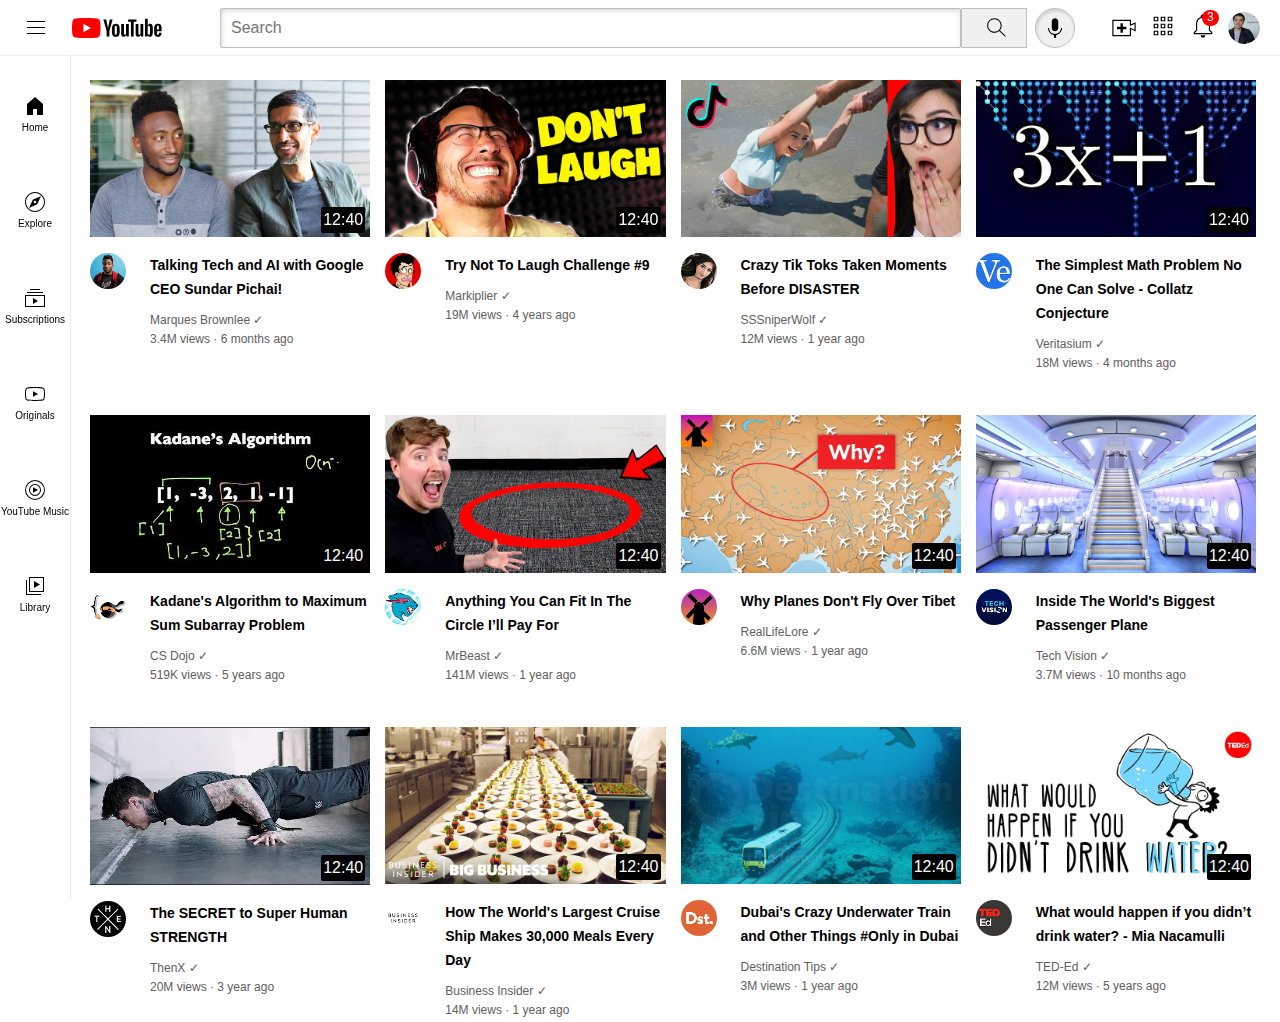
<file: index.html>
<!DOCTYPE html>
<html lang="en">
<head>
    <meta charset="UTF-8">
    <meta name="viewport" content="width=device-width, initial-scale=1.0">
    <title>project youtube clone</title>
    
    <link rel="stylesheet" href="/styles/styles.css">
    <link rel="stylesheet" href="/styles/header.css">
    <link rel="stylesheet" href="/styles/general.css ">
    <link rel="stylesheet" href="/styles/sidebar.css ">

    
</head>
<body>
   
<header class="header">
        <div class="left-section">
                    <img class="hamburger-menu" src="icons/hamburger-menu.svg"/>
                    <img class="youtube-logo" src="icons/youtube-logo.svg"/>
                </div>
                <div class="middle-section">
                    <input type="text" class="search-bar" placeholder="Search"/>
                    <button class="search-button tooltip-container">
                        <img class="search-icon" src="/icons/search-icon.svg"/>
                        <div class="tooltip">Search</div>
                    </button>
                    <button class="voice-search tooltip-container">
                        <img src="/icons/voice-search-icon.svg"/>
                        <div class="tooltip">Search with your voice</div> 
                    </button>
                </div>
                <div class="right-section tooltip-container">
                    <div class="upload-icon ">
                        <img class="icon" src="/icons/upload.svg"/>
                        <div class="tooltip">Create</div> 
                    </div>
                    <div class="youtube-apps tooltip-container">
                        <img class="icon" src="/icons/youtube-apps.svg"/>
                        <div class="tooltip">YouTube apps</div> 
                    </div>
                    <div class="notifications-icon-container tooltip-container">
                            <img class="icon" src="/icons/notifications.svg"/>
                            <div class="notification-count">3</div>
                        <div class="tooltip">Notifications</div>
                    </div>
                    <div class="my-channel  tooltip-container">
                        <img class="my-channel" src="/icons/my-channel.jpeg"/>
                        <div class="tooltip">My Profile</div>
                    </div>
                </div>
</header>

<nav class="sidebar">
    <div class="sidebar-link">
        <img src="/sidebar-icons/home.svg"/>
        <div>Home</div>
    </div>
    <div class="sidebar-link">
        <img src="/sidebar-icons/explore.svg"/>
        <div>Explore</div>
    </div>
    <div class="sidebar-link">
        <img src="/sidebar-icons/subscriptions.svg"/>
        <div>Subscriptions</div>
    </div>
    <div class="sidebar-link">
        <img src="/sidebar-icons/originals.svg"/>
        <div>Originals</div>
    </div>
    <div class="sidebar-link">
        <img src="/sidebar-icons/youtube-music.svg"/>
        <div>YouTube Music</div>
    </div>
    <div class="sidebar-link">
        <img src="/sidebar-icons/library.svg"/>
        <div>Library</div>
    </div>
</nav>

<div class="video-grid">

    <div class="video-preview">
        <div class="thumbnail-row">
            <img src="/thumbnail/thumbnail-1.webp" class="thumbnail" alt="Talking Tech and AI with Google CEO Sundar Pichai!">
            <div class="video-time">12:40</div>
        </div>
        
    
        <div class="video-info-grid">
            <div class="channel-picture">
                <img  class="profile-picture"   src="/channel-picture/channel-1.jpeg">
                
            </div>
            <div class="video-info">
                <p class="video-title">Talking Tech and AI with Google CEO Sundar Pichai!</p>
        
                <p class="video-author">Marques Brownlee &#10003;</p>
            
                <p class="video-stats"> 3.4M views &#183; 6 months ago </p>
            </div>  
        </div>
    </div>
    
    <!-- div 2 -->
    <div class="video-preview">
        <div class="thumbnail-row">
            <img src="/thumbnail/thumbnail-2.webp" class="thumbnail" alt="Try Not To Laugh Challenge #9">
            <div class="video-time">12:40</div>
        </div>
        
        
        <div class="video-info-grid">
            <div class="channel-picture">
                <img class="profile-picture"     src="/channel-picture/channel-2.jpeg">
                
            </div>
            <div class="video-info">
                
                <p class="video-title">Try Not To Laugh Challenge #9</p>
            
                <p class="video-author">Markiplier &#10003;</p>
    
                <p class="video-stats"> 19M views &#183; 4 years ago </p>
            </div>
            
        </div>
        
    </div>
    
    <!-- div 3 -->
    <div class="video-preview">
        <div class="thumbnail-row">
            <img src="/thumbnail/thumbnail-3.webp" class="thumbnail" alt="Try Not To Laugh Challenge #9">
        </div>
        
        
        <div class="video-info-grid">
            <div class="channel-picture">
                <img class="profile-picture"     src="/channel-picture/channel-3.jpeg">
            </div>
            <div class="video-info">
                
                <p class="video-title">Crazy Tik Toks Taken Moments Before DISASTER</p>
            
                <p class="video-author">SSSniperWolf &#10003;</p>
    
                <p class="video-stats"> 12M views &#183; 1 year ago  </p>
            </div>
            
        </div>
        
    </div>
    
    <!-- div 4 -->
    <div class="video-preview">
        <div class="thumbnail-row">
            <img src="/thumbnail/thumbnail-4.webp" class="thumbnail" alt="Try Not To Laugh Challenge #9">
            <div class="video-time">12:40</div>
        </div>
        
        
        <div class="video-info-grid">
            <div class="channel-picture">
                <img class="profile-picture"     src="/channel-picture/channel-4.jpeg">
            </div>
            <div class="video-info">
                
                <p class="video-title">The Simplest Math Problem No One Can Solve - Collatz Conjecture</p>
            
                <p class="video-author">Veritasium &#10003;</p>
    
                <p class="video-stats"> 18M views &#183; 4 months ago </p>
            </div>
            
        </div>
        
    </div>
    
    <!-- div 5 -->
    <div class="video-preview">
        <div class="thumbnail-row">
            <img src="/thumbnail/thumbnail-5.webp" class="thumbnail" alt="Try Not To Laugh Challenge #9">
            <div class="video-time">12:40</div>
        </div>
        
        
        <div class="video-info-grid">
            <div class="channel-picture">
                <img class="profile-picture"     src="/channel-picture/channel-5.jpeg">
            </div>
            <div class="video-info">
                
                <p class="video-title">Kadane's Algorithm to Maximum Sum Subarray Problem</p>
            
                <p class="video-author">CS Dojo &#10003;</p>
    
                <p class="video-stats"> 519K views &#183; 5 years ago </p>
            </div>
            
        </div>
        
    </div>
    
    <!-- div 6 -->
    <div class="video-preview">
        <div class="thumbnail-row">
            <img src="/thumbnail/thumbnail-6.webp" class="thumbnail" alt="Try Not To Laugh Challenge #9">
            <div class="video-time">12:40</div>
        </div>
        
        
        <div class="video-info-grid">
            <div class="channel-picture">
                <img class="profile-picture"     src="/channel-picture/channel-6.jpeg">
            </div>
            <div class="video-info">
                
                <p class="video-title">Anything You Can Fit In The Circle I’ll Pay For</p>
            
                <p class="video-author">MrBeast &#10003;</p>
    
                <p class="video-stats"> 141M views &#183; 1 year ago </p>
            </div>
            
        </div>
        
    </div>
    
    <!-- div 7 -->
    <div class="video-preview">
        <div class="thumbnail-row">
            <img src="/thumbnail/thumbnail-7.webp" class="thumbnail" alt="Try Not To Laugh Challenge #9">
            <div class="video-time">12:40</div>
        </div>
        
        
        <div class="video-info-grid">
            <div class="channel-picture">
                <img class="profile-picture"   src="/channel-picture/channel-7.jpeg">
            </div>
            <div class="video-info">
                
                <p class="video-title">Why Planes Don't Fly Over Tibet</p>
            
                <p class="video-author">RealLifeLore &#10003;</p>
    
                <p class="video-stats"> 6.6M views &#183; 1 year ago</p>
            </div>
            
        </div>
        
    </div>
    
    <!-- div 8 -->
    <div class="video-preview">
        <div class="thumbnail-row">
            <img src="/thumbnail/thumbnail-8.webp" class="thumbnail" alt="Try Not To Laugh Challenge #9">
            <div class="video-time">12:40</div>
        </div>
        
        
        <div class="video-info-grid">
            <div class="channel-picture">
                <img class="profile-picture"     src="/channel-picture/channel-8.jpeg">
            </div>
            <div class="video-info">
                
                <p class="video-title">Inside The World's Biggest Passenger Plane</p>
            
                <p class="video-author">Tech Vision &#10003;</p>
    
                <p class="video-stats"> 3.7M views  &#183; 10 months ago </p>
            </div>
            
        </div>
        
    </div>
    
    <!-- div 9 -->
    <div class="video-preview">
        <div class="thumbnail-row">
            <img src="/thumbnail/thumbnail-9.webp" class="thumbnail" alt="Try Not To Laugh Challenge #9">
            <div class="video-time">12:40</div>
        </div>
        
        
        <div class="video-info-grid">
            <div class="channel-picture">
                <img class="profile-picture"     src="/channel-picture/channel-9.jpeg">
            </div>
            <div class="video-info">
                
                <p class="video-title">The SECRET to Super Human STRENGTH</p>
            
                <p class="video-author">ThenX &#10003;</p>
    
                <p class="video-stats"> 20M views &#183; 3 year ago </p>
            </div>
            
        </div>
        
    </div>
    
    <!-- div 10 -->
    <div class="video-preview">
        <div class="thumbnail-row">
            <img src="/thumbnail/thumbnail-10.webp" class="thumbnail" alt="Try Not To Laugh Challenge #9">
            <div class="video-time">12:40</div>
        </div>
        
        
        <div class="video-info-grid">
            <div class="channel-picture">
                <img class="profile-picture"     src="/channel-picture/channel-10.jpeg">
            </div>
            <div class="video-info">
                
                <p class="video-title">How The World's Largest Cruise Ship Makes 30,000 Meals Every Day</p>
            
                <p class="video-author">Business Insider &#10003;</p>
    
                <p class="video-stats"> 14M views &#183; 1 year ago </p>
            </div>
            
        </div>
        
    </div>
    
    <!-- div 11 -->
    <div class="video-preview">
        <div class="thumbnail-row">
            <img src="/thumbnail/thumbnail-11.webp" class="thumbnail" alt="Try Not To Laugh Challenge #9">
            <div class="video-time">12:40</div>
        </div>
        
        
        <div class="video-info-grid">
            <div class="channel-picture">
                <img class="profile-picture"     src="/channel-picture/channel-11.jpeg">
            </div>
            <div class="video-info">
                
                <p class="video-title">Dubai's Crazy Underwater Train and Other Things #Only in Dubai</p>
            
                <p class="video-author">Destination Tips &#10003;</p>
    
                <p class="video-stats"> 3M views &#183; 1 year ago </p>
            </div>
            
        </div>
        
    </div>
    
    <!-- div 12 -->
    <div class="video-preview">
        <div class="thumbnail-row">
            <img src="/thumbnail/thumbnail-12.webp" class="thumbnail" alt="Try Not To Laugh Challenge #9">
            <div class="video-time">12:40</div>
        </div>
        
        
        <div class="video-info-grid">
            <div class="channel-picture">
                <img class="profile-picture"     src="/channel-picture/channel-12.jpeg">
            </div>
            <div class="video-info">
                
                <p class="video-title">What would happen if you didn’t drink water? - Mia Nacamulli</p>
            
                <p class="video-author">TED-Ed &#10003;</p>
    
                <p class="video-stats"> 12M views &#183; 5 years ago </p>
            </div>
            
        </div>
        
    </div>
      

</div>
          



  
</body>
</html>
</file>
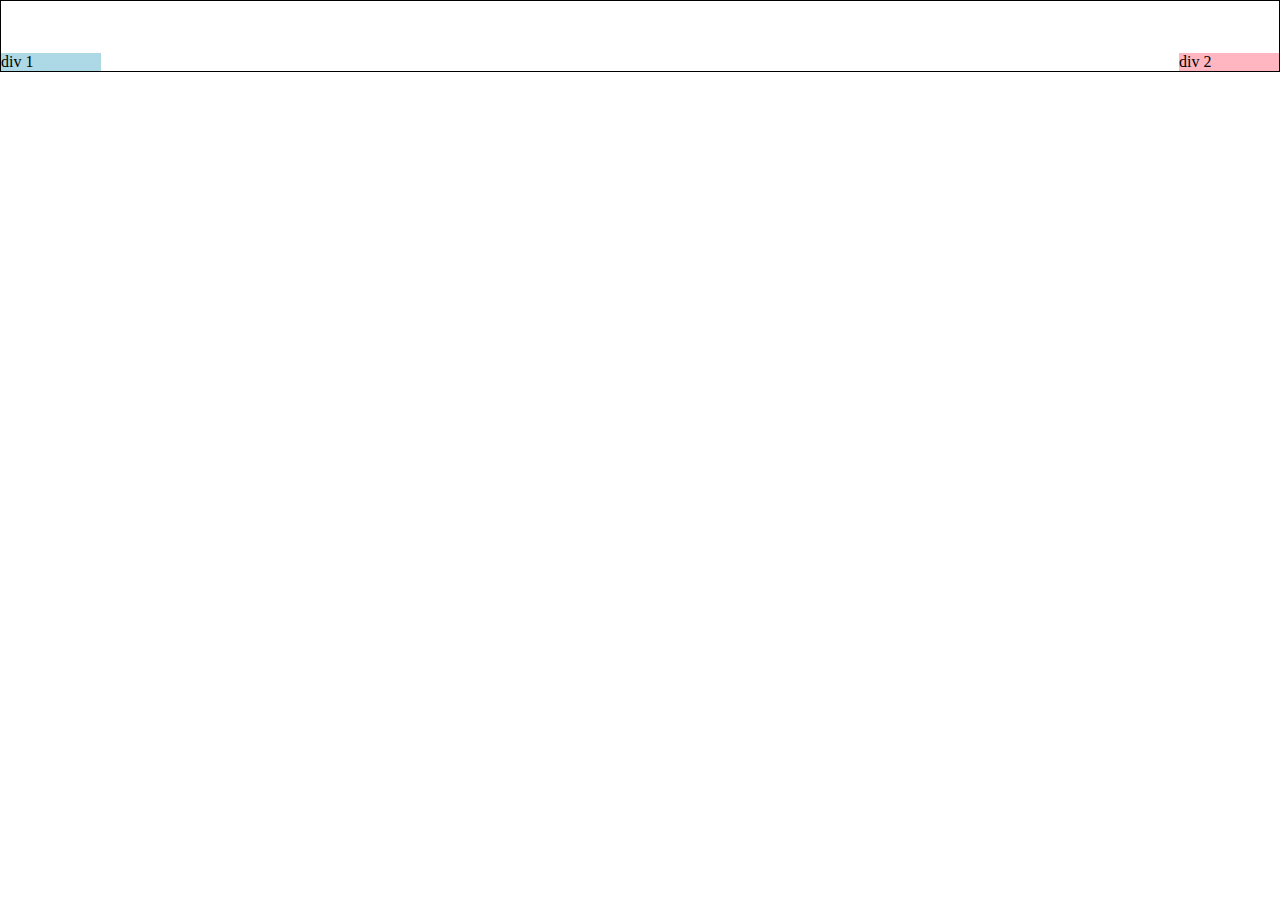
<file: flexbox.html>
<!DOCTYPE html>
<html lang="en">
<head>
    <meta charset="UTF-8">
    <meta name="viewport" content="width=device-width, initial-scale=1.0">
    <title>Document</title>
</head>
<body style="margin: 0;">
    <div style="
        display: flex;
        flex-direction: row;
        height: 70px;
        border-width: 1px;
        border-color: black;
        border-style: solid;
        justify-content: space-between;
        align-items: end;
        ">

        <div style="background-color: lightblue; width: 100px;">
        div 1 
        </div>
        <div style="background-color: lightpink; width: 100px;">
        div 2
        </div>
    </div>
    
    
</body>
</html>
</file>
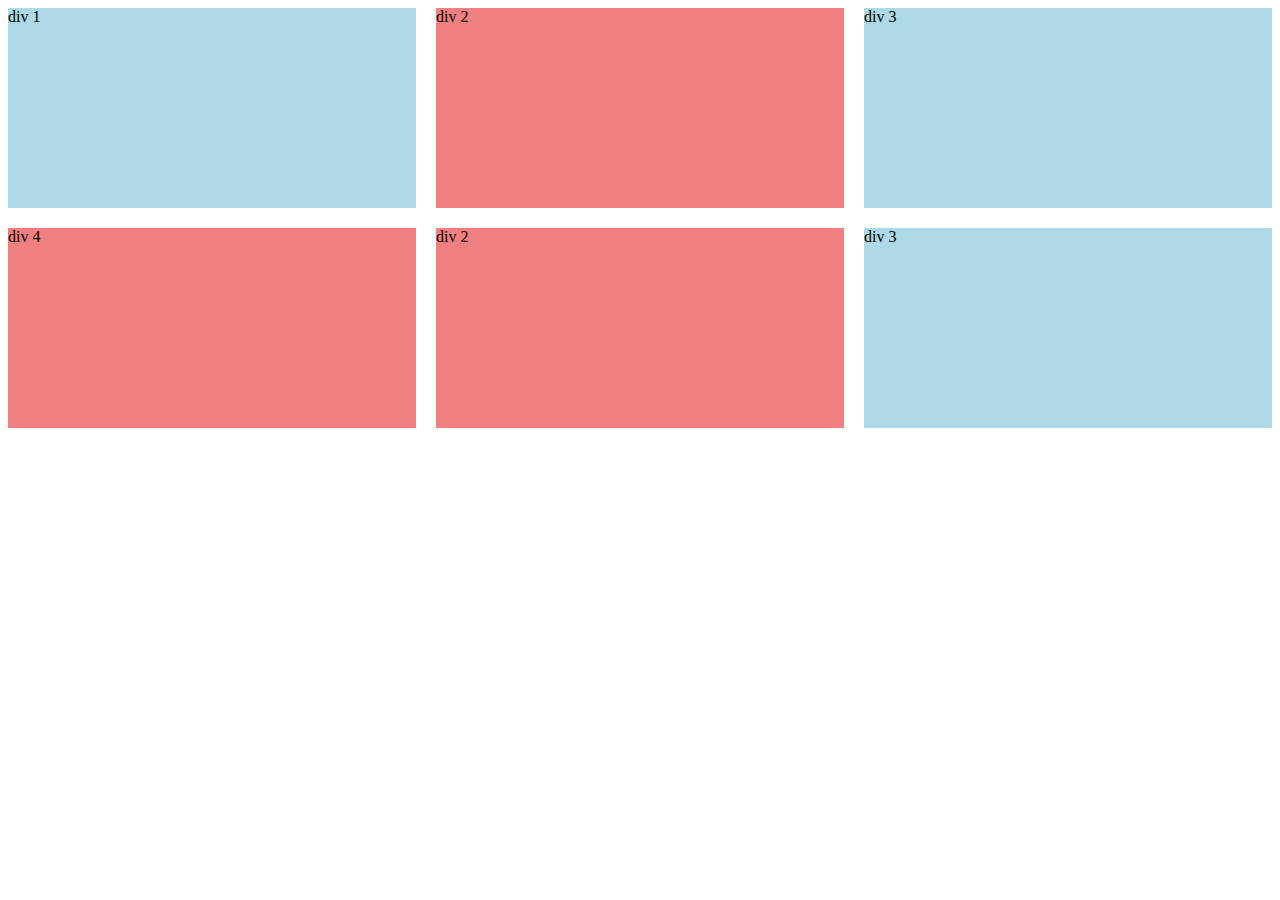
<file: grid.html>
<!DOCTYPE html>
<html lang="en">
<head>
    <meta charset="UTF-8">
    <meta name="viewport" content="width=device-width, initial-scale=1.0">
    <title>grid</title>
</head>
<body>
   <div style="
    display: grid;
     grid-template-columns: 1fr 1fr 1fr;
     column-gap: 20px;
     row-gap: 20px;
     ">
    <div style="background-color: lightblue;height:200px ">div 1</div>
    <div style="background-color:lightcoral;height:200px">div 2</div>
    <div style="background-color: lightblue;height:200px ">div 3</div>
    <div style="background-color:lightcoral;height:200px">div 4</div>
    <div style="background-color:lightcoral;height:200px">div 2</div>
    <div style="background-color: lightblue;height:200px ">div 3</div>
</div>

    
</body>
</html>
</file>
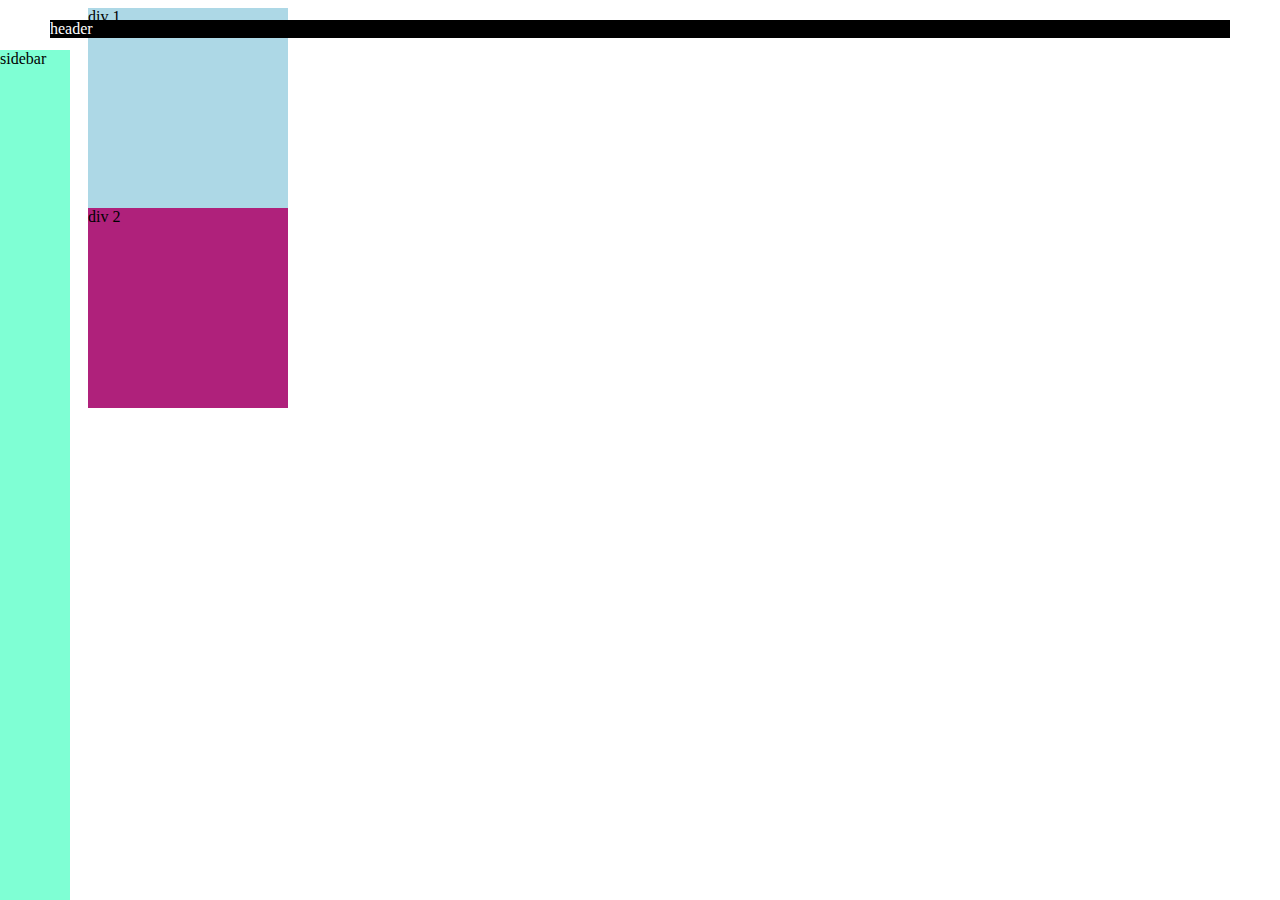
<file: position.html>
<!DOCTYPE html>
<html lang="en">
<head>
    <meta charset="UTF-8">
    <meta name="viewport" content="width=device-width, initial-scale=1.0">
    <title>position practice</title>
</head>
<body style="padding-left: 80px;">
<div style="background-color: black; color: white; 
position: fixed;
top: 20px; left: 50px;
right: 50px;
">   header</div>



<div style="background-color: aquamarine;
left:0;
bottom: 0;
top: 50px;
width: 70px;

position: fixed;">
    sidebar
</div>

    <div style="background-color: lightblue; height: 200px;width: 200px;">
        div 1
    </div>
    <div style="background-color: rgb(175, 33, 123); height: 200px;width: 200px;">
        div 2
    </div>

   
    
</body>
</html>
</file>
<file: styles/styles.css>
.video-title{
           
            font-weight: bold;
            font-size: 14px;
            
            line-height: 24px;
            margin-bottom: 12px;
            
        }
/* 
        .video-stats{
           
            font-size: 12px;
            color: rgb(96,96,96);
            
        } */

        .video-author,
        .video-stats{
            font-size: 12px;
            color: rgb(96,96,96);
            margin-bottom: 5px;
        }
       
        .video-description{
            
            font-size: 14px;
            color: rgb(96,96,96);
            width: 300px;
            line-height: 20px;
            margin-bottom: 300px;
        }

        .thumbnail{
            width: 100%;
        }

        
       

        

        .channel-picture{
            width: 50px;
            vertical-align: top;
        }

        .video-info-grid{
            display: grid;
            grid-template-columns: 50px 1fr;
        }

        .video-info{
            display: inline-block;
            padding-left: 10px;
            
        }

        .profile-picture{
            width: 36px;
            border-radius: 25px;
            

        }

        .thumbnail-row{
            margin-bottom: 12px;
            position: relative;

        }

        .video-grid{
            display: grid;
            grid-template-columns: 1fr 1fr 1fr 1fr;
            column-gap: 15px;
            row-gap: 40px;
        }

        @media (max-width: 840px){
            .video-grid{
                grid-template-columns: 1fr 1fr;
            }
        }

        @media (max-width: 1200px){
            .video-grid{
                grid-template-columns: 1fr 1fr 1fr;
            }
        }







            
        

        .video-time{
            background-color: black;
            color: white;
            position: absolute;
            right: 5px;
            bottom: 8px;
            font-family: Arial, Helvetica, sans-serif;
            font-weight: 500; 
            padding-left: 2px;
            padding-top: 4px;
            padding-right: 2px;
            padding-bottom: 4px;
            border-radius: 2px;
        }
</file>
<file: styles/header.css>
.header {
    height: 55px;
    display: flex;
    flex-direction: row;
    position: fixed;
    top: 0;
    left: 0;
    right: 0;
    background-color: white;
    border-bottom-width: 1px;
    border-bottom-style: solid;
    border-bottom-color:rgba(240, 240, 240) ;
    
    
    
}

.left-section{
   
    width: 150px;
    display: flex;
    align-items: center;
}

.middle-section{
  
    flex: 1;
    margin-left: 70px;
    margin-right: 35px;
    align-items: center;
    display: flex;
    
}

.right-section{
   
    display: flex;
    align-items: center;
    justify-content: space-between;
    margin-right: 20px;
    flex-shrink: 0;
    width: 150px;
}

.hamburger-menu{
    height: 24px;
    margin-left: 24px;
    margin-right: 24px;
    
}

.youtube-logo{
    height: 20px; 
}

.search-button{
    height: 40px; 
    width: 66px;
    display: flex;
    align-items: center;
    background-color: rgb(240, 240, 240);
    border-style: solid;
    border-width: 1px;
    border-color: rgb(192, 192, 192);
    padding-left: 10px;
    margin-right: 8px;
    position: relative;
    
}

.search-button .tooltip ,
.voice-search .tooltip,
.upload-icon .tooltip,
.youtube-apps  .tooltip,
.notifications-icon-container  .tooltip,
.my-channel .tooltip{
    position: absolute;
    background-color: grey;
    color: white;
    padding: 8px;
    border-radius: 2px;
    bottom: -30px;
    font-size: 12px;
    opacity: 0;
    
    
}

.search-button:hover .tooltip,
.voice-search:hover .tooltip,
.upload-icon:hover .tooltip,
.youtube-apps:hover .tooltip,
.notifications-icon-container:hover .tooltip,
.my-channel:hover .tooltip{
    opacity: 1;
}

.voice-search{
    height: 40px; 
    width: 40px;
    display: flex;
    align-items: center;
    background-color: rgb(240, 240, 240);
    border-style: solid;
    border-width: 1px;
    border-color: rgb(192, 192, 192);
    border-radius: 20px;
    box-shadow: inset 1px 2px 3px rgba(0,0, 0, 0.15);
}

 /* for search bar */
 .search-bar{
    
    flex: 1;
    height: 36px;
    font-size: 16px;
    padding-left: 10px;
    border-width: 1px;
    border-style: solid;
    border-color: rgb(192, 192, 192);
    border-radius: 2px;
    box-shadow: inset 1px 2px 5px rgba(0,0, 0, 0.15);
    min-width: 0px;
   
    

}

.search-bar::placeholder{
    font-family: Arial, Helvetica, sans-serif;
    font-size: 16px;
}

.search-icon{
    height: 25px;   
}

.icon{
    height: 28px;
    
}

.my-channel{
    height: 32px;
    border-radius: 16px;
}

.notifications-icon-container{
    position: relative;
}

.notification-count{
    position: absolute;
    top: -2px;
    right: -2px;
    background-color: red;
    color: white;
    font-family: Arial, Helvetica, sans-serif;
    font-size: 12px;
    padding-left: 5px;
    padding-bottom: 2px;
    padding-left: 5px;
    padding-right:5px;
    border-radius: 10px;
}

.search-button,
.voice-search,
.upload-icon,
.youtube-apps
.notifications-icon-container,
.my-channel{
    display: flex;
    justify-content: center;
}
</file>
<file: styles/general.css>
p{
    font-family: Arial, Helvetica, sans-serif;
   margin-top: 0;
   margin-bottom: 0;


}

body{
    margin: 0;
    padding-top: 80px;
    padding-left: 90px;
    padding-right: 24px;
}
</file>
<file: styles/sidebar.css>
.sidebar{
    position: fixed;
    left: 0;
    top:55px;
    bottom: 0;
    width: 70px;
    border-right-style: solid;
    border-right-width: 1px;
    border-right-color: rgb(246, 232, 232);


}

.sidebar-link{
    margin-top: 20px;
    height: 76px;
    margin-bottom: 1px;
    display: flex;
    flex-direction: column;
    align-items: center;
    justify-content: center;
    
}


.sidebar-link:hover{
    background-color: rgb(228, 226, 226);
}

.sidebar-link img{
    height: 24px;
    margin-bottom: 4px;
}

.sidebar-link div{
    font-family: Arial, Helvetica, sans-serif;
    font-size: 10px;
}
</file>
